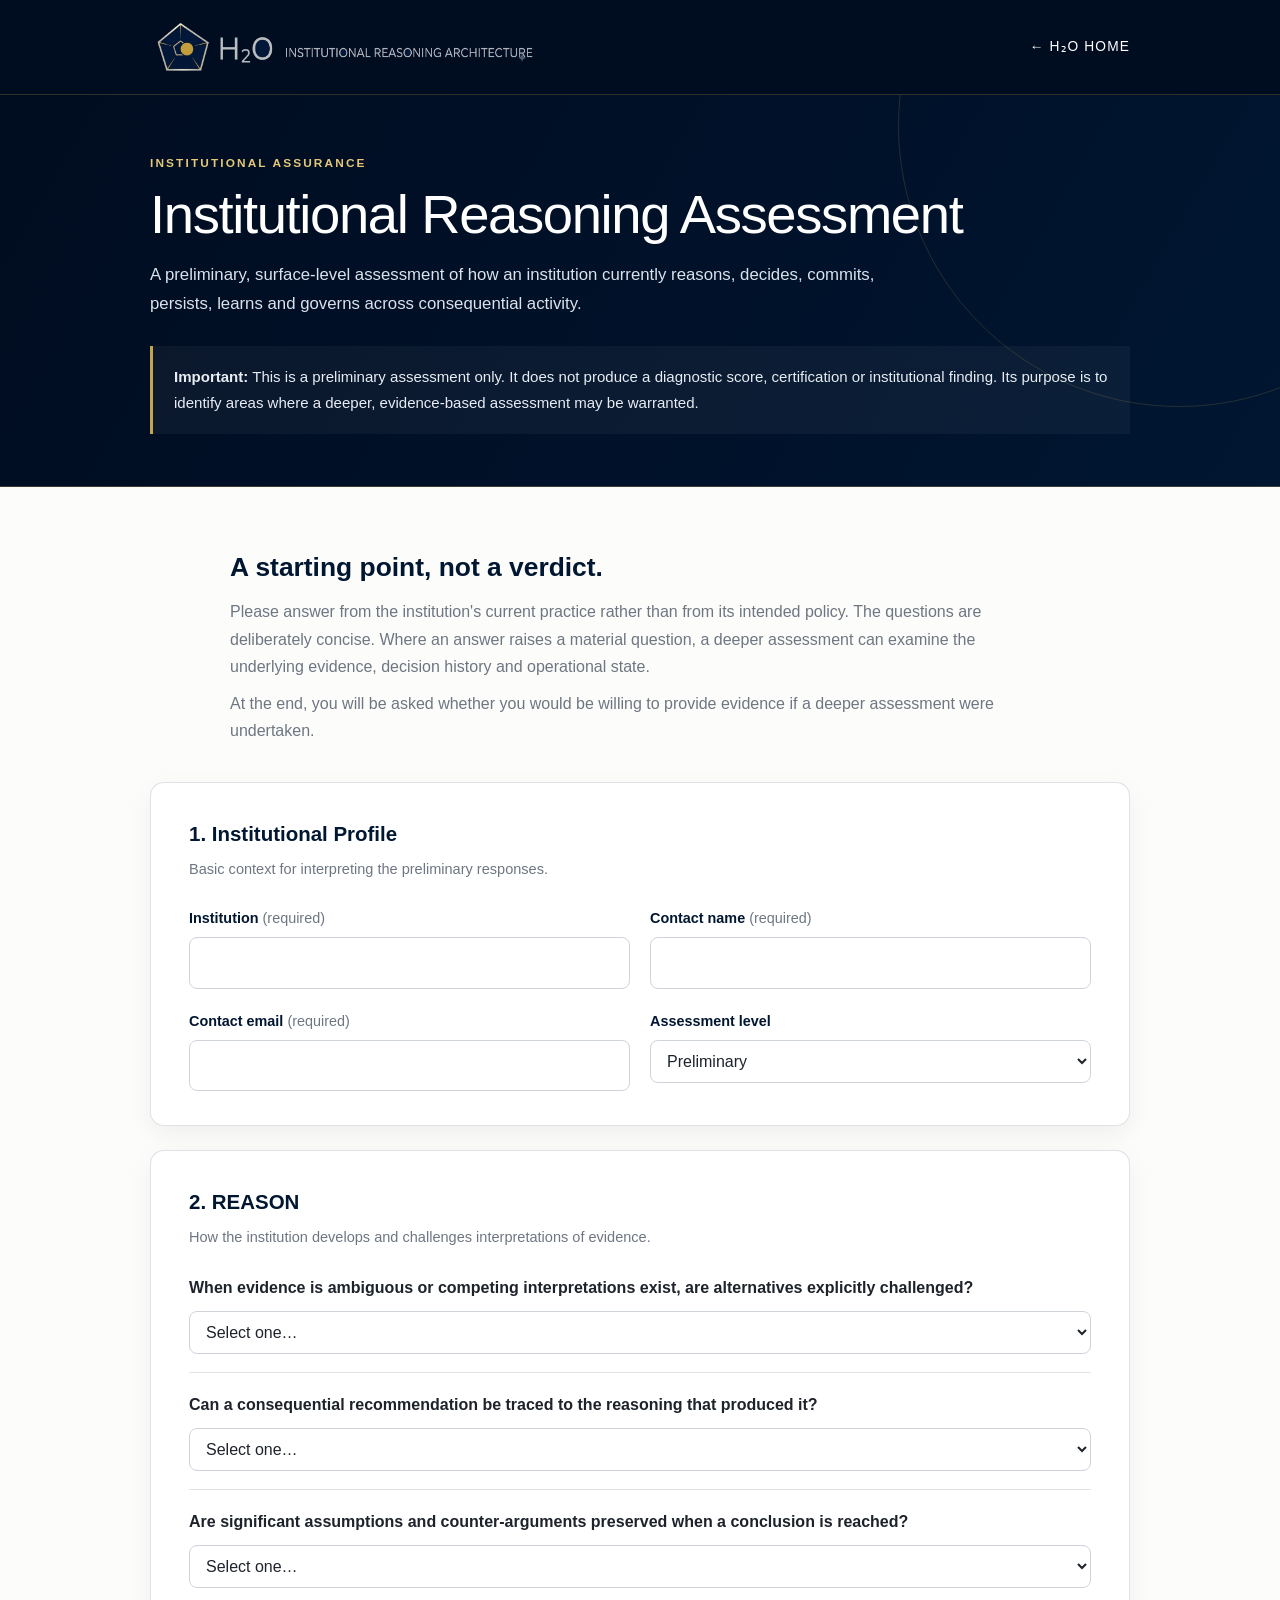
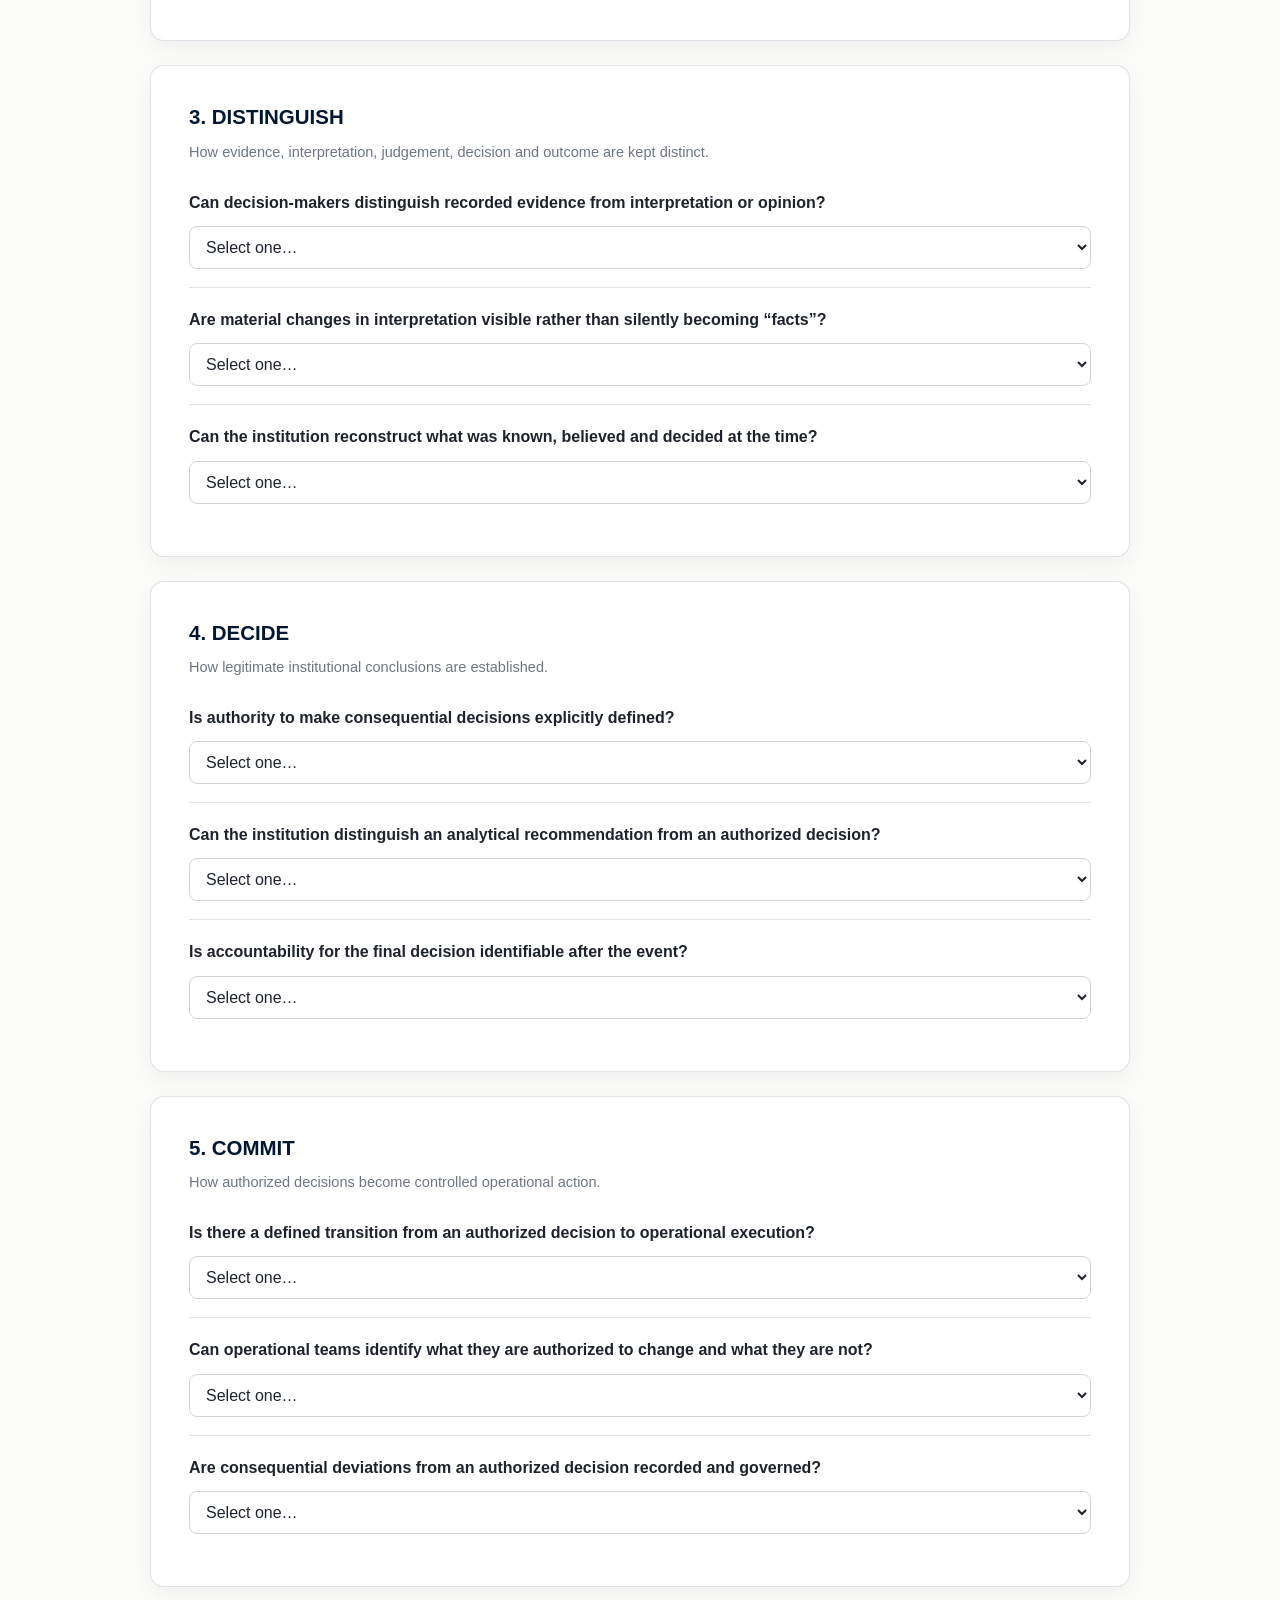
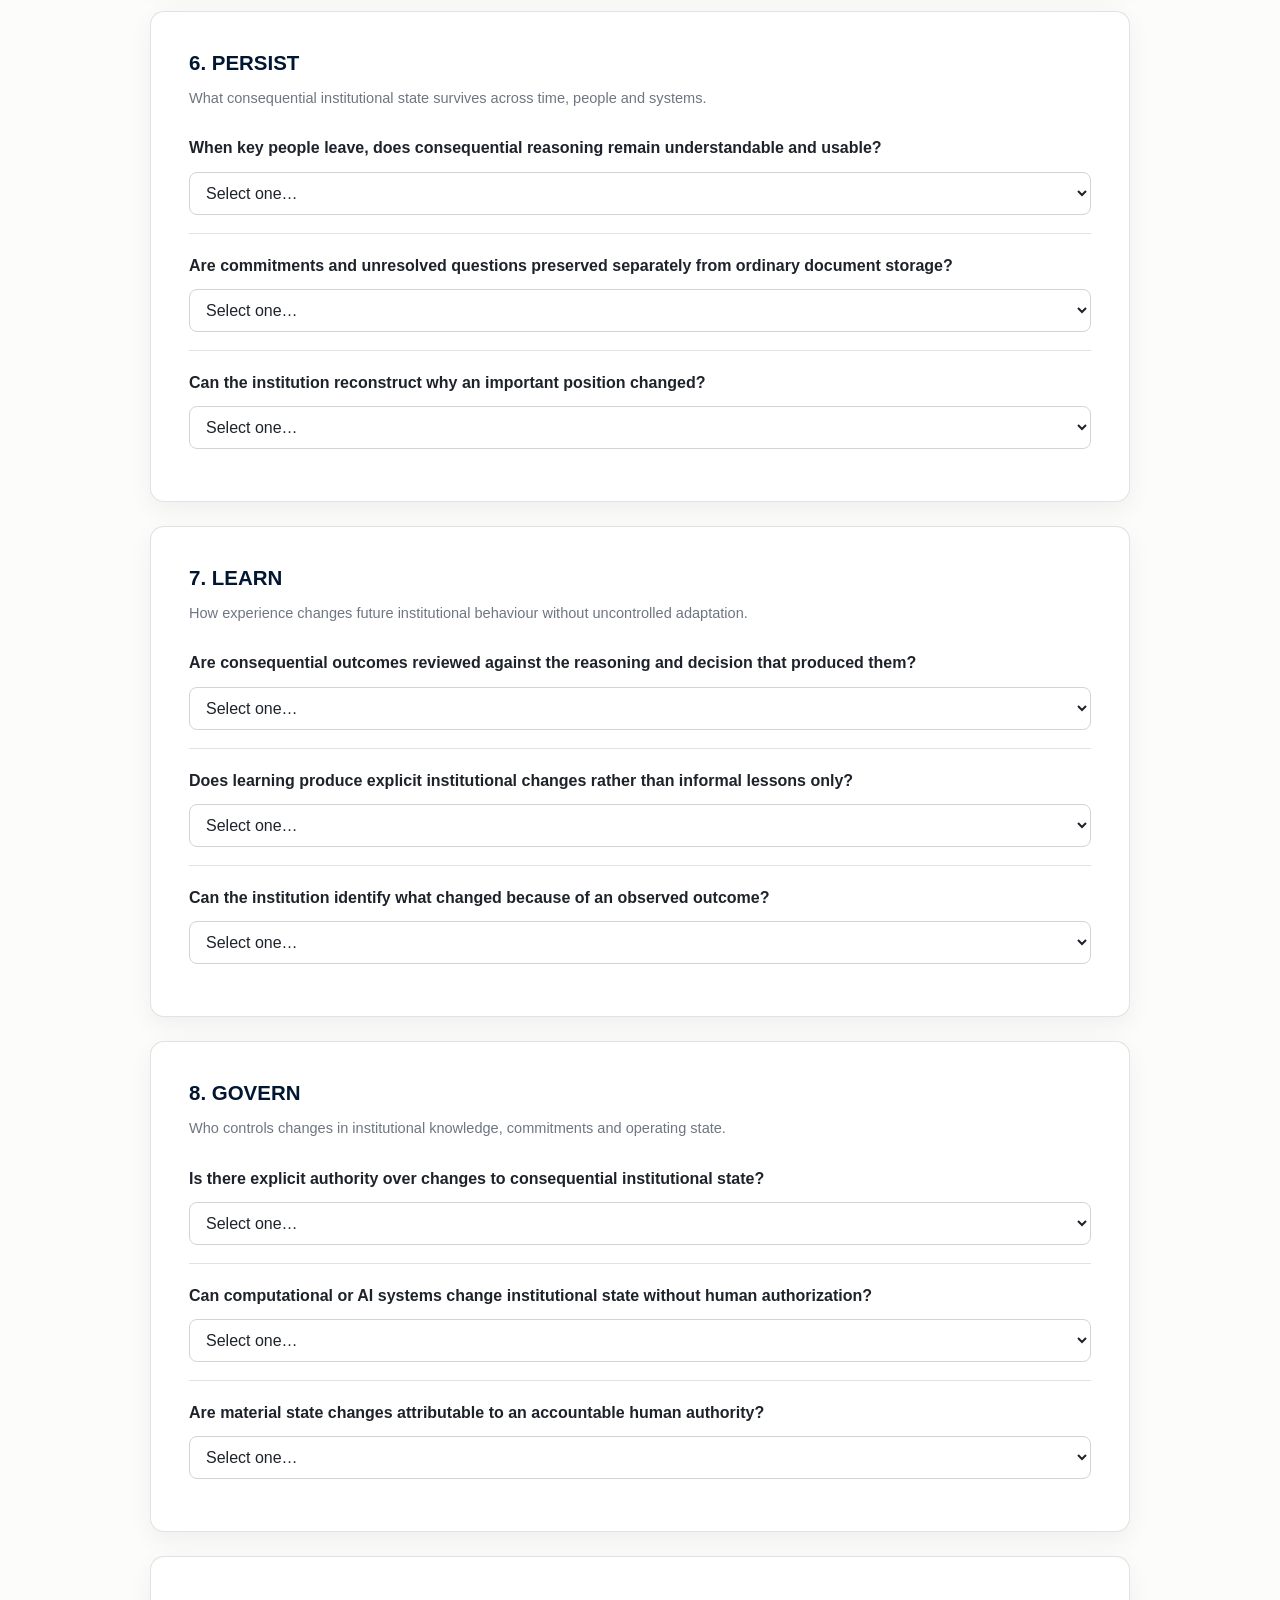
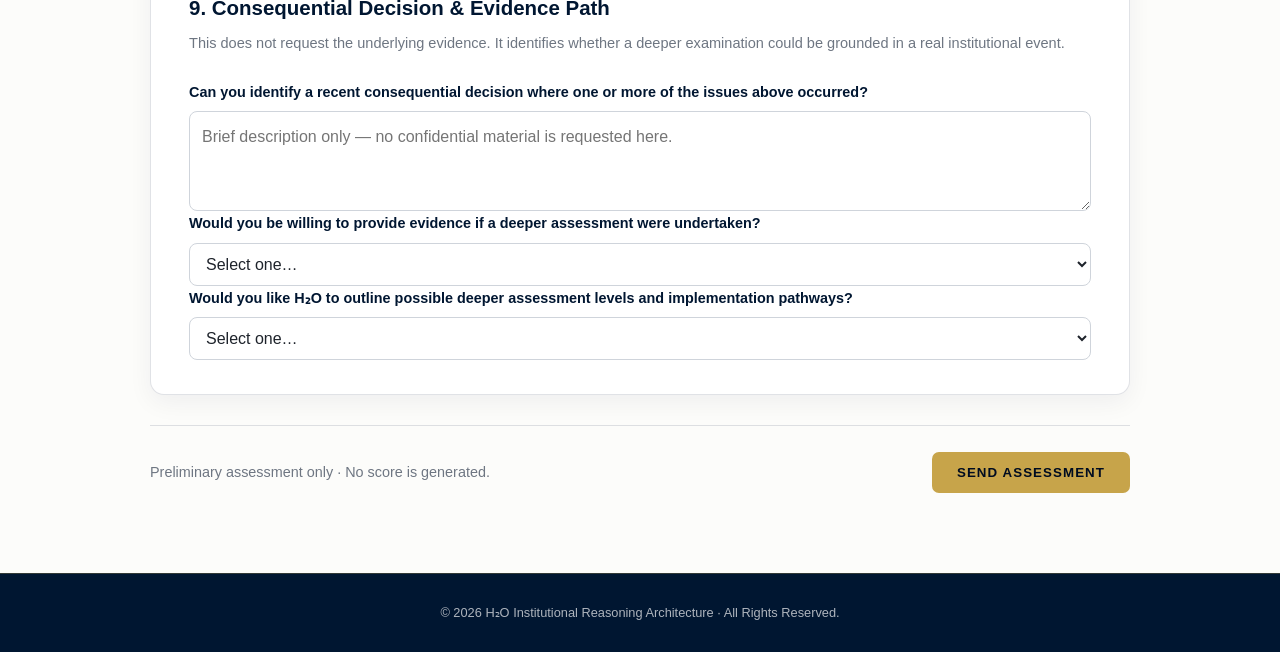
<file: assessment.html>
<!DOCTYPE html>
<html lang="en">
<head>
    <meta charset="UTF-8">
    <meta name="viewport" content="width=device-width, initial-scale=1.0">
    <title>H₂O | Institutional Reasoning Assessment</title>
    <meta name="description" content="Preliminary Institutional Reasoning Assessment by H₂O.">
    <link rel="stylesheet" href="assets/css/style.css">
    <link rel="stylesheet" href="assets/css/assessment.css">
    <link rel="icon" type="image/png" href="assets/images/favicon.png">
</head>
<body>
<header class="assessment-header">
    <div class="container">
        <a href="index.html" aria-label="H₂O home"><img src="assets/images/h2o-masthead.png" alt="H₂O Institutional Reasoning Architecture"></a>
        <a class="back-link" href="index.html">← H₂O Home</a>
    </div>
</header>

<section class="hero">
    <div class="container">
        <div class="kicker">INSTITUTIONAL ASSURANCE</div>
        <h1>Institutional Reasoning Assessment</h1>
        <p>A preliminary, surface-level assessment of how an institution currently reasons, decides, commits, persists, learns and governs across consequential activity.</p>
        <div class="notice"><strong>Important:</strong> This is a preliminary assessment only. It does not produce a diagnostic score, certification or institutional finding. Its purpose is to identify areas where a deeper, evidence-based assessment may be warranted.</div>
    </div>
</section>

<main>
<div class="container">
    <div class="intro">
        <h2>A starting point, not a verdict.</h2>
        <p>Please answer from the institution's current practice rather than from its intended policy. The questions are deliberately concise. Where an answer raises a material question, a deeper assessment can examine the underlying evidence, decision history and operational state.</p>
        <p>At the end, you will be asked whether you would be willing to provide evidence if a deeper assessment were undertaken.</p>
    </div>

    <form id="ira-assessment-form" novalidate>
        <section class="form-card">
            <h3>1. Institutional Profile</h3>
            <p class="domain-note">Basic context for interpreting the preliminary responses.</p>
            <div class="fields">
                <div class="field"><label for="institution">Institution <span>(required)</span></label><input id="institution" name="institution" required></div>
                <div class="field"><label for="contact_name">Contact name <span>(required)</span></label><input id="contact_name" name="contact_name" required></div>
                <div class="field"><label for="contact_email">Contact email <span>(required)</span></label><input id="contact_email" name="contact_email" type="email" required></div>
                <div class="field"><label for="assessment_level">Assessment level</label><select id="assessment_level" name="assessment_level"><option>Preliminary</option><option>Deeper — expression of interest</option></select></div>
            </div>
        </section>

        <section class="form-card">
            <h3>2. REASON</h3><p class="domain-note">How the institution develops and challenges interpretations of evidence.</p>
            <div class="probe"><p>When evidence is ambiguous or competing interpretations exist, are alternatives explicitly challenged?</p><select name="probe_reason_1"><option value="">Select one…</option><option>Consistently</option><option>Sometimes</option><option>Rarely</option><option>Unclear</option></select></div>
            <div class="probe"><p>Can a consequential recommendation be traced to the reasoning that produced it?</p><select name="probe_reason_2"><option value="">Select one…</option><option>Yes, routinely</option><option>Partially</option><option>Rarely</option><option>Unclear</option></select></div>
            <div class="probe"><p>Are significant assumptions and counter-arguments preserved when a conclusion is reached?</p><select name="probe_reason_3"><option value="">Select one…</option><option>Yes</option><option>Partially</option><option>No</option><option>Unclear</option></select></div>
        </section>

        <section class="form-card">
            <h3>3. DISTINGUISH</h3><p class="domain-note">How evidence, interpretation, judgement, decision and outcome are kept distinct.</p>
            <div class="probe"><p>Can decision-makers distinguish recorded evidence from interpretation or opinion?</p><select name="probe_distinguish_1"><option value="">Select one…</option><option>Clearly</option><option>Partially</option><option>Rarely</option><option>Unclear</option></select></div>
            <div class="probe"><p>Are material changes in interpretation visible rather than silently becoming “facts”?</p><select name="probe_distinguish_2"><option value="">Select one…</option><option>Yes</option><option>Partially</option><option>No</option><option>Unclear</option></select></div>
            <div class="probe"><p>Can the institution reconstruct what was known, believed and decided at the time?</p><select name="probe_distinguish_3"><option value="">Select one…</option><option>Yes</option><option>Partially</option><option>No</option><option>Unclear</option></select></div>
        </section>

        <section class="form-card">
            <h3>4. DECIDE</h3><p class="domain-note">How legitimate institutional conclusions are established.</p>
            <div class="probe"><p>Is authority to make consequential decisions explicitly defined?</p><select name="probe_decide_1"><option value="">Select one…</option><option>Clearly</option><option>Partially</option><option>Informally</option><option>Unclear</option></select></div>
            <div class="probe"><p>Can the institution distinguish an analytical recommendation from an authorized decision?</p><select name="probe_decide_2"><option value="">Select one…</option><option>Clearly</option><option>Partially</option><option>Rarely</option><option>Unclear</option></select></div>
            <div class="probe"><p>Is accountability for the final decision identifiable after the event?</p><select name="probe_decide_3"><option value="">Select one…</option><option>Always</option><option>Usually</option><option>Rarely</option><option>Unclear</option></select></div>
        </section>

        <section class="form-card">
            <h3>5. COMMIT</h3><p class="domain-note">How authorized decisions become controlled operational action.</p>
            <div class="probe"><p>Is there a defined transition from an authorized decision to operational execution?</p><select name="probe_commit_1"><option value="">Select one…</option><option>Clearly</option><option>Partially</option><option>Informally</option><option>Unclear</option></select></div>
            <div class="probe"><p>Can operational teams identify what they are authorized to change and what they are not?</p><select name="probe_commit_2"><option value="">Select one…</option><option>Clearly</option><option>Partially</option><option>Rarely</option><option>Unclear</option></select></div>
            <div class="probe"><p>Are consequential deviations from an authorized decision recorded and governed?</p><select name="probe_commit_3"><option value="">Select one…</option><option>Yes</option><option>Partially</option><option>No</option><option>Unclear</option></select></div>
        </section>

        <section class="form-card">
            <h3>6. PERSIST</h3><p class="domain-note">What consequential institutional state survives across time, people and systems.</p>
            <div class="probe"><p>When key people leave, does consequential reasoning remain understandable and usable?</p><select name="probe_persist_1"><option value="">Select one…</option><option>Yes</option><option>Partially</option><option>No</option><option>Unclear</option></select></div>
            <div class="probe"><p>Are commitments and unresolved questions preserved separately from ordinary document storage?</p><select name="probe_persist_2"><option value="">Select one…</option><option>Clearly</option><option>Partially</option><option>Rarely</option><option>Unclear</option></select></div>
            <div class="probe"><p>Can the institution reconstruct why an important position changed?</p><select name="probe_persist_3"><option value="">Select one…</option><option>Yes</option><option>Partially</option><option>No</option><option>Unclear</option></select></div>
        </section>

        <section class="form-card">
            <h3>7. LEARN</h3><p class="domain-note">How experience changes future institutional behaviour without uncontrolled adaptation.</p>
            <div class="probe"><p>Are consequential outcomes reviewed against the reasoning and decision that produced them?</p><select name="probe_learn_1"><option value="">Select one…</option><option>Consistently</option><option>Sometimes</option><option>Rarely</option><option>Unclear</option></select></div>
            <div class="probe"><p>Does learning produce explicit institutional changes rather than informal lessons only?</p><select name="probe_learn_2"><option value="">Select one…</option><option>Yes</option><option>Partially</option><option>No</option><option>Unclear</option></select></div>
            <div class="probe"><p>Can the institution identify what changed because of an observed outcome?</p><select name="probe_learn_3"><option value="">Select one…</option><option>Clearly</option><option>Partially</option><option>Rarely</option><option>Unclear</option></select></div>
        </section>

        <section class="form-card">
            <h3>8. GOVERN</h3><p class="domain-note">Who controls changes in institutional knowledge, commitments and operating state.</p>
            <div class="probe"><p>Is there explicit authority over changes to consequential institutional state?</p><select name="probe_govern_1"><option value="">Select one…</option><option>Clearly</option><option>Partially</option><option>Informally</option><option>Unclear</option></select></div>
            <div class="probe"><p>Can computational or AI systems change institutional state without human authorization?</p><select name="probe_govern_2"><option value="">Select one…</option><option>No</option><option>In limited cases</option><option>Yes</option><option>Unclear</option></select></div>
            <div class="probe"><p>Are material state changes attributable to an accountable human authority?</p><select name="probe_govern_3"><option value="">Select one…</option><option>Yes</option><option>Partially</option><option>No</option><option>Unclear</option></select></div>
        </section>

        <section class="form-card">
            <h3>9. Consequential Decision & Evidence Path</h3>
            <p class="domain-note">This does not request the underlying evidence. It identifies whether a deeper examination could be grounded in a real institutional event.</p>
            <div class="field full"><label for="consequential_decision">Can you identify a recent consequential decision where one or more of the issues above occurred?</label><textarea id="consequential_decision" name="probe_consequential_decision" placeholder="Brief description only — no confidential material is requested here."></textarea></div>
            <div class="field full"><label for="evidence_willing">Would you be willing to provide evidence if a deeper assessment were undertaken?</label><select id="evidence_willing" name="evidence_willing" required><option value="">Select one…</option><option value="YES">Yes</option><option value="NO">No</option><option value="CONDITIONAL">Possibly, subject to scope/confidentiality</option></select></div>
            <div class="field full"><label for="deeper_assessment_interest">Would you like H₂O to outline possible deeper assessment levels and implementation pathways?</label><select id="deeper_assessment_interest" name="probe_deeper_interest"><option value="">Select one…</option><option>Yes</option><option>No</option><option>Later</option></select></div>
        </section>

        <div class="actions">
            <div class="status" id="submit-status">Preliminary assessment only · No score is generated.</div>
            <button class="send" id="send-button" type="submit">SEND ASSESSMENT</button>
        </div>
    </form>

    <div class="confirmation" id="confirmation" role="status" aria-live="polite">
        <h2>Assessment received.</h2>
        <p>Thank you. Your preliminary Institutional Reasoning Assessment has been received for governed human review.</p>
        <p>No automated institutional finding or diagnostic score has been generated.</p>
        <div class="receipt" id="receipt"></div>
    </div>
</div>
</main>
<footer>© 2026 H₂O Institutional Reasoning Architecture · All Rights Reserved.</footer>

<script type="module">
import { buildIRAPayload, submitIRAAssessment } from './assets/js/ira-intake-bridge.js';

const form = document.getElementById('ira-assessment-form');
const button = document.getElementById('send-button');
const status = document.getElementById('submit-status');
const confirmation = document.getElementById('confirmation');
const receipt = document.getElementById('receipt');

form.addEventListener('submit', async (event) => {
    event.preventDefault();
    if (!form.reportValidity()) return;

    button.disabled = true;
    status.textContent = 'Submitting securely…';

    try {
        const payload = buildIRAPayload(form);
        const result = await submitIRAAssessment(payload);
        form.style.display = 'none';
        confirmation.classList.add('show');
        receipt.textContent = result.assessment_id ? `Assessment reference: ${result.assessment_id}` : 'Assessment reference received.';
    } catch (error) {
        button.disabled = false;
        status.textContent = error?.message || 'The submission could not be processed. Please try again.';
    }
});
</script>
</body>
</html>
</file>
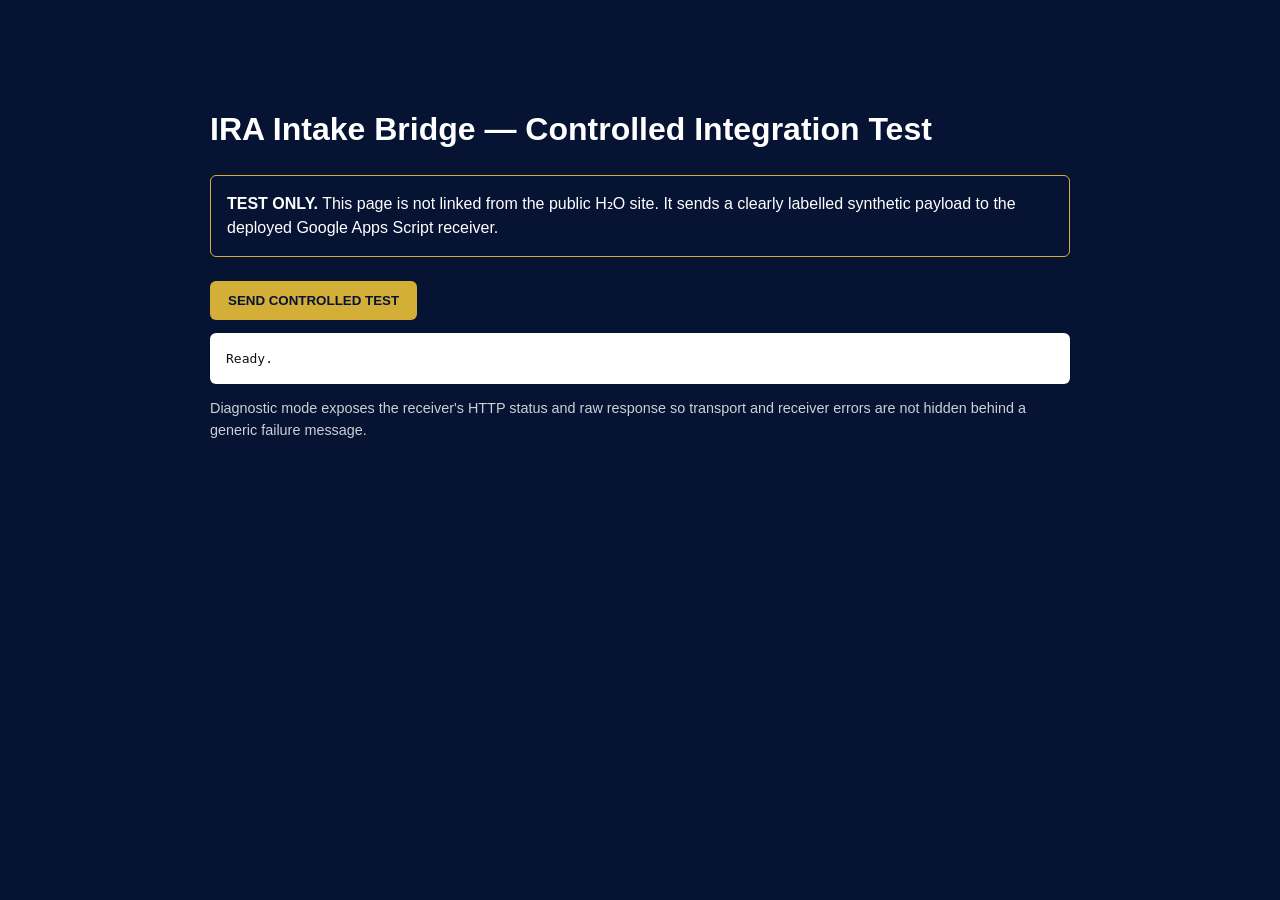
<file: tools/ira-intake-test.html>
<!doctype html>
<html lang="en">
<head>
  <meta charset="utf-8">
  <meta name="viewport" content="width=device-width, initial-scale=1">
  <title>H₂O IRA — Intake Bridge Test</title>
  <style>
    body{font-family:Arial,sans-serif;background:#061332;color:#fff;max-width:860px;margin:60px auto;padding:24px;line-height:1.5}
    button{background:#d4af37;color:#061332;border:0;padding:12px 18px;border-radius:6px;font-weight:700;cursor:pointer}
    button:disabled{opacity:.6;cursor:wait}
    pre{background:#fff;color:#111;padding:16px;border-radius:6px;white-space:pre-wrap;overflow:auto}
    .warning{border:1px solid #d4af37;padding:16px;border-radius:6px;margin-bottom:24px}
    .note{opacity:.8;font-size:.9rem;margin-top:14px}
  </style>
</head>
<body>
  <h1>IRA Intake Bridge — Controlled Integration Test</h1>
  <div class="warning">
    <strong>TEST ONLY.</strong> This page is not linked from the public H₂O site.
    It sends a clearly labelled synthetic payload to the deployed Google Apps Script receiver.
  </div>
  <button id="run">SEND CONTROLLED TEST</button>
  <pre id="output">Ready.</pre>
  <div class="note">Diagnostic mode exposes the receiver's HTTP status and raw response so transport and receiver errors are not hidden behind a generic failure message.</div>

  <script type="module">
    const ENDPOINT = 'https://script.google.com/macros/s/AKfycbwCjooWUrmjUq2MGYopgnn-972oDmRNQ1cjfqBpdaWN1mxhBtkJivs2ibnv1_-aNjpI/exec';
    const output = document.getElementById('output');
    const button = document.getElementById('run');

    button.addEventListener('click', async () => {
      button.disabled = true;
      output.textContent = 'Submitting controlled test payload…';

      const payload = {
        schema_version: 'IRA_SUBMISSION_V0.1',
        client_timestamp: new Date().toISOString(),
        institution: 'H2O INTEGRATION TEST — DO NOT PROCESS',
        contact_name: 'H2O Integration Test',
        contact_email: 'test@example.invalid',
        assessment_level: 'Preliminary',
        evidence_willing: 'NO',
        responses: { probe_test: 'CONTROLLED INTEGRATION TEST' },
        artifact_status: 'NONE'
      };

      try {
        const response = await fetch(ENDPOINT, {
          method: 'POST',
          mode: 'cors',
          headers: { 'Content-Type': 'text/plain;charset=utf-8' },
          body: JSON.stringify(payload)
        });

        const raw = await response.text();
        let parsed;
        try { parsed = JSON.parse(raw); } catch (_) { parsed = null; }

        output.textContent = [
          `HTTP STATUS: ${response.status} ${response.statusText}`,
          `OK: ${response.ok}`,
          `CONTENT-TYPE: ${response.headers.get('content-type') || '(not exposed)'}`,
          '',
          'RAW RESPONSE:',
          raw || '(empty response)',
          '',
          'PARSED RESPONSE:',
          parsed ? JSON.stringify(parsed, null, 2) : '(not valid JSON)'
        ].join('\n');
      } catch (error) {
        output.textContent = [
          'TRANSPORT ERROR',
          '',
          error?.name || 'Error',
          error?.message || String(error),
          '',
          'This indicates the browser could not complete the cross-origin request.'
        ].join('\n');
      } finally {
        button.disabled = false;
      }
    });
  </script>
</body>
</html>
</file>
<file: assets/css/style.css>
/* ==========================================================
   H₂O INSTITUTIONAL REASONING ARCHITECTURE
   Marker 008 — Production Visual System
========================================================== */

:root{
    --navy:#001631;
    --navy-deep:#000c20;
    --gold:#c7a44a;
    --gold-light:#e3c878;
    --white:#fcfcfa;
    --stone:#f5f5f2;
    --graphite:#1e232b;
    --grey:#6e7682;
    --line:rgba(0,22,49,.12);
    --gold-line:rgba(199,164,74,.55);
    --shadow:0 18px 45px rgba(0,22,49,.10);
    --radius:14px;
}

*{margin:0;padding:0;box-sizing:border-box;}
html{scroll-behavior:smooth;}
body{background:var(--white);color:var(--graphite);font-family:"Segoe UI",Helvetica,Arial,sans-serif;line-height:1.7;}
a{transition:all .2s ease;}
.container{width:min(1180px,92%);margin:auto;}
header{background:var(--navy-deep);color:white;position:sticky;top:0;z-index:1000;border-bottom:1px solid rgba(199,164,74,.24);}
.nav{display:flex;justify-content:space-between;align-items:center;min-height:88px;gap:35px;}
.brand{display:block;line-height:0;}
.header-masthead{display:block;width:min(520px,45vw);height:auto;}
nav{display:flex;align-items:center;gap:34px;}
nav a{color:#fff;text-decoration:none;font-size:.93rem;letter-spacing:.04em;opacity:.9;white-space:nowrap;}
nav a:hover{color:var(--gold-light);opacity:1;}

.hero{position:relative;overflow:hidden;background:linear-gradient(120deg,var(--navy-deep) 0%,var(--navy) 58%,#08264a 100%);color:white;padding:28px 0 58px;}
.hero:after{content:"";position:absolute;width:560px;height:560px;right:-180px;top:-250px;border:1px solid rgba(199,164,74,.18);border-radius:50%;}
.hero-grid{position:relative;z-index:1;display:grid;grid-template-columns:1.18fr .82fr;gap:42px;align-items:start;}
.eyebrow,.section-kicker{color:var(--gold-light);font-size:.76rem;font-weight:700;letter-spacing:.18em;text-transform:uppercase;}
.eyebrow{margin-bottom:18px;}
.hero h1{font-size:clamp(2.35rem,4.25vw,4rem);line-height:1.06;font-weight:300;letter-spacing:-.025em;}
.hero h1 span{display:block;color:#d5dce7;font-size:.54em;line-height:1.35;font-weight:300;letter-spacing:.01em;margin-top:16px;}
.hero-rule{width:92px;height:2px;background:var(--gold);margin:27px 0 25px;}
.hero-question{font-size:1.22rem;max-width:670px;color:#eef2f7;margin-bottom:30px;}
.hero-question strong{color:#fff;font-weight:500;}
.hero-buttons{display:flex;gap:16px;flex-wrap:wrap;align-items:center;}
.assessment-hero-link{display:block;width:190px;line-height:0;text-decoration:none;}
.assessment-hero-link img{display:block;width:100%;height:auto;max-height:100px;object-fit:contain;filter:drop-shadow(0 8px 12px rgba(0,0,0,.22));}
.assessment-hero-link:hover img{transform:translateY(-2px) scale(1.02);}
.hero-right{display:flex;justify-content:flex-end;padding-top:0;}
.hero-seal-wrap{position:relative;padding:0;}
.hero-seal-wrap:before{display:none;}
.seal{width:min(420px,100%);display:block;filter:drop-shadow(0 20px 25px rgba(0,0,0,.25));}

section{padding:95px 0;}
.domains{background:var(--stone);}
.publications{background:#fff;}
.section-title{text-align:center;max-width:760px;margin:0 auto 58px;}
.section-title .section-kicker{margin-bottom:12px;}
.section-title h2{font-size:clamp(2rem,3.5vw,2.75rem);color:var(--navy);line-height:1.2;margin-bottom:13px;}
.section-title p{color:var(--grey);font-size:1.04rem;}
.domain-grid{display:grid;grid-template-columns:repeat(5,1fr);gap:18px;}
.domain-card{position:relative;background:#fff;border:1px solid var(--line);border-radius:12px;padding:31px 23px 28px;text-align:center;box-shadow:0 8px 22px rgba(0,0,0,.045);overflow:hidden;}
.domain-card:before{content:"";position:absolute;left:0;right:0;top:0;height:3px;background:var(--gold);opacity:.7;}
.domain-card:hover{transform:translateY(-4px);box-shadow:var(--shadow);}
.domain-number{color:var(--gold);font-size:.72rem;font-weight:700;letter-spacing:.16em;margin-bottom:16px;}
.domain-icon svg{width:39px;height:39px;fill:var(--navy);margin-bottom:15px;}
.domain-card h3{color:var(--navy);font-size:1.12rem;margin-bottom:9px;}
.domain-card p{color:var(--grey);font-size:.9rem;line-height:1.55;}

.publication-grid{display:grid;grid-template-columns:repeat(3,1fr);gap:25px;}
.publication-card{position:relative;background:var(--stone);border:1px solid var(--line);border-radius:var(--radius);padding:34px;min-height:355px;overflow:hidden;}
.publication-card:before{content:"";position:absolute;left:0;top:0;bottom:0;width:4px;background:var(--gold);}
.publication-card.featured{background:#fff;box-shadow:0 10px 30px rgba(0,22,49,.07);}
.publication-card h3{color:var(--navy);font-size:1.45rem;line-height:1.3;margin:9px 0 14px;}
.publication-card p{color:var(--grey);line-height:1.65;}
.card-index{color:var(--gold);font-size:.74rem;font-weight:700;letter-spacing:.16em;}
.publication-links{margin-top:27px;border-top:1px solid var(--line);padding-top:13px;}
.publication-links a{display:flex;align-items:center;margin:10px 0;color:var(--navy);text-decoration:none;font-weight:600;font-size:.92rem;}
.publication-links a:hover{color:var(--gold);transform:translateX(3px);}
.material-symbols-outlined{vertical-align:middle;font-size:21px;margin-right:10px;color:var(--gold);}
.coming-soon{opacity:.64;}
.coming-label{margin-top:35px;color:var(--navy);font-size:.74rem;font-weight:700;letter-spacing:.15em;}

.assessment-panel{margin-top:72px;padding:45px 52px;background:linear-gradient(105deg,var(--navy-deep),var(--navy));border-radius:14px;border:1px solid rgba(199,164,74,.35);display:grid;grid-template-columns:1fr 280px;gap:38px;align-items:center;}
.assessment-copy .section-kicker{margin-bottom:13px;}
.assessment-copy h2{color:#fff;font-size:2rem;line-height:1.2;margin-bottom:13px;}
.assessment-copy p{color:#d5dce7;max-width:590px;}
.assessment-badge-link{display:flex;align-items:center;justify-content:center;line-height:0;padding:6px;}
.assessment-panel img{display:block;width:auto;height:auto;max-width:240px;max-height:126px;margin:auto;filter:drop-shadow(0 10px 16px rgba(0,0,0,.24));}
.assessment-badge-link:hover img{transform:translateY(-3px) scale(1.02);}

footer{background:var(--navy);color:#fff;padding:58px 0 25px;border-top:1px solid rgba(199,164,74,.25);}
.footer-main{display:flex;justify-content:space-between;align-items:center;gap:55px;}
.footer-brand{display:flex;align-items:center;gap:26px;min-width:0;}
.footer-brand img{width:170px;max-width:23vw;height:auto;display:block;}
.footer-divider{width:1px;height:95px;background:var(--gold-line);flex:0 0 1px;}
.footer-title{color:var(--gold-light);font-size:4rem;line-height:1;font-weight:400;letter-spacing:.02em;margin-bottom:13px;}
.footer-brand-copy p{color:#fff;font-size:1.06rem;line-height:1.55;}
.footer-social{display:flex;align-items:center;gap:27px;}
.contact-social{display:flex;align-items:center;gap:14px;color:#fff;text-decoration:none;}
.contact-social:hover{color:var(--gold-light);}
.social-icon{width:68px;height:68px;border:2px solid var(--gold);border-radius:50%;display:grid;place-items:center;background:rgba(255,255,255,.03);}
.social-icon svg{width:38px;height:38px;fill:#fff;}
.whatsapp .social-icon{background:#159447;}
.linkedin .social-icon{background:#1769aa;}
.social-copy{display:flex;flex-direction:column;}
.social-copy strong{color:var(--gold-light);font-size:.78rem;letter-spacing:.15em;line-height:1.2;}
.social-copy small{color:#fff;font-size:.95rem;margin-top:5px;white-space:nowrap;}
.social-separator{width:1px;height:70px;background:var(--gold-line);}
.footer-bottom{margin-top:42px;padding-top:20px;border-top:1px solid rgba(255,255,255,.10);text-align:center;}
.footer-bottom p{color:rgba(255,255,255,.65);font-size:.82rem;letter-spacing:.04em;}

@media(max-width:1050px){
    .header-masthead{width:430px;}
    nav{gap:20px;}
    .domain-grid{grid-template-columns:repeat(3,1fr);}
    .footer-main{flex-direction:column;align-items:stretch;}
    .footer-social{justify-content:center;}
}
@media(max-width:800px){
    .nav{min-height:74px;}
    .header-masthead{width:330px;max-width:75vw;}
    nav{display:none;}
    .hero{padding:42px 0 60px;}
    .hero-grid{grid-template-columns:1fr;text-align:center;}
    .hero-rule{margin:25px auto;}
    .hero-buttons{justify-content:center;}
    .hero-right{justify-content:center;order:-1;}
    .hero-seal-wrap{width:min(310px,78vw);padding:0;}
    .domain-grid{grid-template-columns:1fr 1fr;}
    .publication-grid{grid-template-columns:1fr;}
    .assessment-panel{grid-template-columns:1fr;text-align:center;padding:38px 28px;}
    .assessment-copy p{margin:auto;}
    .assessment-panel img{max-width:240px;max-height:126px;}
    .assessment-hero-link{width:190px;margin:auto;}
    .assessment-hero-link img{max-height:100px;}
    .footer-brand{justify-content:center;}
}
@media(max-width:560px){
    section{padding:72px 0;}
    .domain-grid{grid-template-columns:1fr;}
    .hero h1{font-size:2.45rem;}
    .hero h1 span{font-size:.58em;}
    .hero-question{font-size:1.05rem;}
    .assessment-hero-link{width:180px;}
    .footer-brand{flex-wrap:wrap;text-align:center;}
    .footer-brand img{width:145px;max-width:45vw;}
    .footer-divider{display:none;}
    .footer-brand-copy{width:100%;}
    .footer-title{font-size:3rem;}
    .footer-social{flex-wrap:wrap;}
    .social-separator{display:none;}
}
</file>
<file: assets/css/assessment.css>
:root{
    --navy:#001631;
    --navy-deep:#000c20;
    --gold:#c7a44a;
    --gold-light:#e3c878;
    --white:#fcfcfa;
    --stone:#f5f5f2;
    --graphite:#1e232b;
    --grey:#6e7682;
    --line:rgba(0,22,49,.12);
    --shadow:0 18px 45px rgba(0,22,49,.10);
}
*{box-sizing:border-box}
html{scroll-behavior:smooth}
body{margin:0;background:var(--white);color:var(--graphite);font-family:"Segoe UI",Helvetica,Arial,sans-serif;line-height:1.7}
a{transition:all .2s ease}
.container{width:min(980px,92%);margin:auto}
.assessment-header{background:var(--navy-deep);border-bottom:1px solid rgba(199,164,74,.24);padding:18px 0}
.assessment-header .container{display:flex;align-items:center;justify-content:space-between;gap:24px}
.assessment-header img{width:min(390px,55vw);height:auto;display:block}
.back-link{color:#fff;text-decoration:none;font-size:.86rem;letter-spacing:.08em;text-transform:uppercase}.back-link:hover{color:var(--gold-light)}
.hero{background:linear-gradient(120deg,var(--navy-deep),var(--navy));color:#fff;padding:58px 0 52px;border-bottom:1px solid rgba(199,164,74,.3)}
.kicker{color:var(--gold-light);font-size:.74rem;font-weight:700;letter-spacing:.18em;text-transform:uppercase;margin-bottom:13px}
h1{font-size:clamp(2.1rem,4vw,3.35rem);line-height:1.08;font-weight:300;margin:0 0 18px;letter-spacing:-.02em}.hero p{max-width:760px;color:#dbe2ec;margin:0;font-size:1.05rem}
.notice{margin-top:28px;padding:18px 21px;border-left:3px solid var(--gold);background:rgba(255,255,255,.045);color:#e8edf4;font-size:.94rem}
main{padding:58px 0 80px}.intro{max-width:820px;margin:0 auto 38px}.intro h2{color:var(--navy);font-size:1.65rem;margin:0 0 9px}.intro p{color:var(--grey);margin:0 0 10px}
.form-card{background:#fff;border:1px solid var(--line);border-radius:14px;padding:34px 38px;margin:24px 0;box-shadow:0 8px 25px rgba(0,22,49,.055)}
.form-card h3{color:var(--navy);font-size:1.28rem;margin:0 0 5px}.form-card .domain-note{color:var(--grey);font-size:.91rem;margin:0 0 24px}
.fields{display:grid;grid-template-columns:1fr 1fr;gap:20px}.field{display:flex;flex-direction:column;gap:7px}.field.full{grid-column:1/-1}
label{font-weight:600;color:var(--navy);font-size:.9rem}label span{font-weight:400;color:var(--grey)}
input,select,textarea{width:100%;border:1px solid #cfd4db;border-radius:8px;background:#fff;color:var(--graphite);font:inherit;padding:11px 12px;outline:none}textarea{min-height:100px;resize:vertical}input:focus,select:focus,textarea:focus{border-color:var(--gold);box-shadow:0 0 0 3px rgba(199,164,74,.12)}
.probe{padding:18px 0;border-top:1px solid var(--line)}.probe:first-of-type{border-top:0;padding-top:0}.probe p{margin:0 0 10px;color:var(--graphite);font-weight:600}.probe small{display:block;color:var(--grey);margin-top:6px}
.actions{margin-top:30px;padding-top:26px;border-top:1px solid var(--line);display:flex;align-items:center;justify-content:space-between;gap:20px}.send{border:0;border-radius:7px;background:var(--gold);color:var(--navy-deep);font-weight:800;letter-spacing:.08em;padding:13px 25px;cursor:pointer}.send:hover{background:var(--gold-light);transform:translateY(-1px)}.send:disabled{opacity:.55;cursor:wait;transform:none}.status{color:var(--grey);font-size:.9rem}
.confirmation{display:none;background:var(--navy-deep);color:#fff;border-radius:14px;padding:34px;margin-top:28px}.confirmation.show{display:block}.confirmation h2{margin:0 0 8px;color:var(--gold-light);font-weight:500}.confirmation p{margin:7px 0;color:#dbe2ec}.receipt{font-family:ui-monospace,SFMono-Regular,Menlo,monospace;color:#fff;font-size:1.1rem;margin-top:15px}
footer{background:var(--navy);color:#fff;padding:28px 0;text-align:center;font-size:.8rem;color:rgba(255,255,255,.68)}
@media(max-width:700px){.fields{grid-template-columns:1fr}.form-card{padding:26px 20px}.assessment-header .container{align-items:flex-start}.back-link{font-size:.75rem}.actions{flex-direction:column;align-items:stretch}.send{width:100%}}
</file>
